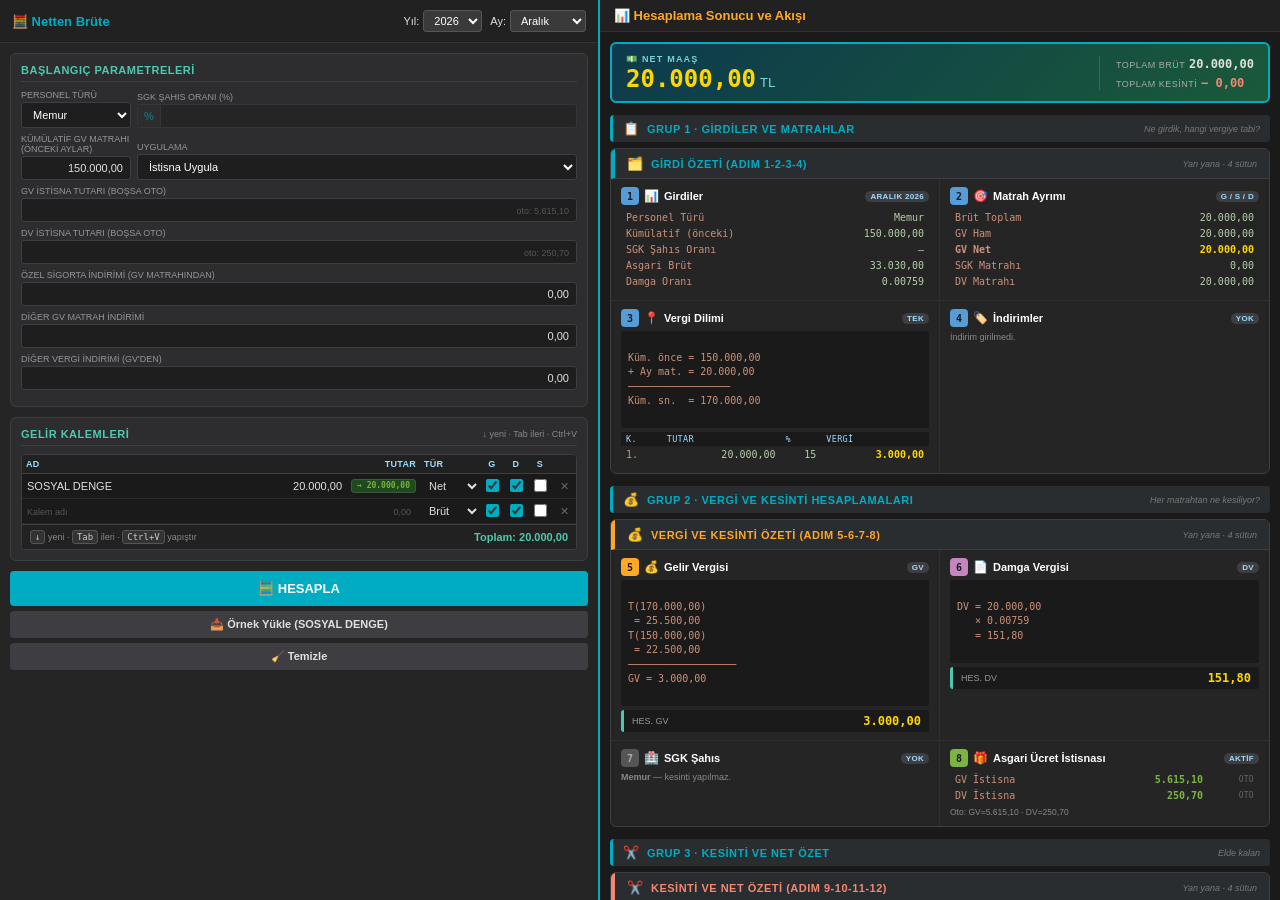
<file: NET-BRÜT.html>
<!DOCTYPE html>
<html lang="tr">
<head>
<meta charset="UTF-8">
<title>Netten Brüte — Adım Adım Hesaplayıcı</title>
<style>
  * { box-sizing: border-box; margin: 0; padding: 0; }
  html, body { height: 100%; }
  body {
    font-family: "Segoe UI", Tahoma, Arial, sans-serif;
    font-size: 13px; background: #1e1e1e; color: #e0e0e0;
    overflow: hidden;
  }
  .container { display: flex; height: 100vh; }

  .left {
    width: 45%; min-width: 600px; max-width: 720px;
    background: #252526; border-right: 2px solid #00acc1;
    display: flex; flex-direction: column; overflow: hidden;
  }
  .right { flex: 1; background: #1a1a1a; display: flex; flex-direction: column; overflow: hidden; }

  .header {
    padding: 10px 12px; background: #212121;
    border-bottom: 1px solid #333;
    display: flex; justify-content: space-between; align-items: center;
    flex-wrap: wrap; gap: 6px;
  }
  .header h1 { font-size: 13px; color: #00acc1; font-weight: bold; }
  .header .controls { display: flex; gap: 8px; align-items: center; font-size: 11px; }
  .header .controls label { display: flex; gap: 4px; align-items: center; }
  .header select {
    background: #3a3a3a; border: 1px solid #555; color: #fff;
    padding: 3px 6px; border-radius: 3px; font-size: 11px;
  }

  .left-body { flex: 1; overflow-y: auto; padding: 10px; }

  .section {
    background: #2d2d30; border-radius: 6px;
    padding: 10px; margin-bottom: 10px;
    border: 1px solid #3e3e42;
  }
  .section h2 {
    font-size: 11px; color: #4ec9b0; font-weight: bold;
    text-transform: uppercase; letter-spacing: 0.5px;
    margin-bottom: 8px; padding-bottom: 5px;
    border-bottom: 1px solid #3e3e42;
    display: flex; justify-content: space-between; align-items: center;
  }
  .section h2 .hint {
    font-size: 9px; color: #888; font-weight: normal;
    text-transform: none; letter-spacing: 0;
  }

  .row { display: grid; gap: 6px; margin-bottom: 6px; align-items: end; }
  .row.params1 { grid-template-columns: 110px 1fr; }
  .row.params2 { grid-template-columns: 110px 1fr; }
  .row.params3 { grid-template-columns: 1fr; }

  label.field {
    display: flex; flex-direction: column; gap: 2px;
    font-size: 9px; color: #969696; text-transform: uppercase;
  }
  input[type="text"], input[type="number"] {
    background: #1e1e1e; border: 1px solid #3e3e42; color: #e0e0e0;
    padding: 5px 7px; border-radius: 3px; font-size: 11px;
    font-family: inherit; width: 100%;
  }
  input:focus { outline: none; border-color: #00acc1; background: #1a2830; }
  input.num { text-align: right; font-variant-numeric: tabular-nums; }
  input:disabled { color: #666; background: #181818; cursor: not-allowed; }
  input::placeholder { color: #555; font-size: 9px; }

  select.plain {
    background: #1e1e1e; border: 1px solid #3e3e42; color: #fff;
    padding: 5px 7px; border-radius: 3px; font-size: 11px;
    font-family: inherit; width: 100%; cursor: pointer;
  }
  select.plain:focus { outline: none; border-color: #00acc1; }
  select.plain option { background: #1e1e1e; color: #fff; }

  .pct-input {
    display: flex; align-items: stretch;
    background: #1e1e1e; border: 1px solid #3e3e42;
    border-radius: 3px; overflow: hidden;
    transition: border-color 0.15s;
  }
  .pct-input:focus-within { border-color: #00acc1; background: #1a2830; }
  .pct-input .prefix {
    display: flex; align-items: center; justify-content: center;
    padding: 0 6px; background: #2d2d30; color: #00acc1;
    font-weight: bold; font-size: 11px;
    border-right: 1px solid #3e3e42;
    user-select: none;
  }
  .pct-input input {
    border: none !important; background: transparent !important;
    border-radius: 0 !important; padding: 5px 7px;
    font-size: 11px; text-align: right;
    font-variant-numeric: tabular-nums;
    outline: none !important;
  }

  .grid-wrap {
    background: #1a1a1a; border: 1px solid #3e3e42;
    border-radius: 4px; overflow: hidden;
  }
  table.kalem-grid { width: 100%; border-collapse: collapse; font-size: 11px; table-layout: fixed; }
  table.kalem-grid thead th {
    background: #212121; color: #9cdcfe;
    padding: 4px 4px; font-weight: 600;
    font-size: 9px; text-transform: uppercase; letter-spacing: 0.3px;
    text-align: left; border-bottom: 1px solid #3e3e42;
    position: sticky; top: 0; z-index: 2;
    white-space: nowrap;
  }
  /* ⭐ Ad sütunu — min genişlik garanti */
  table.kalem-grid thead th:first-child {
    width: auto;
    min-width: 130px;
  }
  table.kalem-grid thead th.center { text-align: center; width: 24px; }
  /* ⭐ TUTAR SÜTUNU GENİŞLETİLDİ: 100 → 155 */
  table.kalem-grid thead th.num-h { text-align: right; width: 155px; }
  table.kalem-grid thead th.tur-h { width: 60px; }
  table.kalem-grid thead th.del-h { width: 24px; }

  table.kalem-grid tbody tr { border-bottom: 1px solid #2a2a2a; }
  table.kalem-grid tbody tr:hover { background: #262626; }
  table.kalem-grid tbody tr.focused { background: #1a2830; box-shadow: inset 3px 0 0 #00acc1; }
  table.kalem-grid tbody td { padding: 0; vertical-align: middle; }
  table.kalem-grid tbody td.tutar-cell { padding: 0; }
  .tutar-wrap { display: flex; align-items: center; gap: 4px; padding-right: 4px; }
  .tutar-wrap input.cell { flex: 1; min-width: 0; }
  .brut-badge {
    display: none; background: #1e4a1e; color: #7cb342;
    border: 1px solid #3e5a3e;
    font-size: 8px; padding: 2px 5px; border-radius: 3px;
    font-family: Consolas, monospace; white-space: nowrap;
    font-weight: bold; line-height: 1;
    cursor: help; flex-shrink: 0;
  }
  .brut-badge.visible { display: inline-block; }

  table.kalem-grid tbody td input.cell,
  table.kalem-grid tbody td select.cell {
    width: 100%; background: transparent; border: none;
    color: #e0e0e0; font-family: inherit; font-size: 11px;
    padding: 5px 5px; outline: none;
  }
  table.kalem-grid tbody td input.cell:focus,
  table.kalem-grid tbody td select.cell:focus { background: #0d3a4d; }
  table.kalem-grid tbody td input.num { text-align: right; font-variant-numeric: tabular-nums; }
  table.kalem-grid tbody td select.cell { cursor: pointer; background: transparent; }
  table.kalem-grid tbody td select.cell option { background: #1e1e1e; color: #fff; }
  table.kalem-grid tbody td.chk { text-align: center; width: 24px; }
  table.kalem-grid tbody td.chk input[type="checkbox"] {
    width: 13px; height: 13px; cursor: pointer; accent-color: #00acc1;
  }
  table.kalem-grid tbody td.del { text-align: center; width: 24px; }
  .del-btn {
    background: transparent; border: none;
    color: #666; font-size: 11px; cursor: pointer;
    padding: 3px 4px; border-radius: 3px;
    font-family: inherit; line-height: 1;
  }
  .del-btn:hover { background: #5a1d1d; color: #f48771; }

  .grid-footer {
    padding: 5px 8px; background: #212121;
    border-top: 1px solid #3e3e42;
    display: flex; justify-content: space-between; align-items: center;
    font-size: 9px; color: #888;
    flex-wrap: wrap; gap: 4px;
  }
  .grid-footer .kbd {
    display: inline-block; padding: 1px 4px;
    background: #333; border: 1px solid #555; border-radius: 3px;
    font-family: Consolas, monospace; font-size: 9px;
    color: #ccc;
  }
  .grid-footer .total { font-weight: bold; color: #4ec9b0; font-size: 11px; }

  .btn {
    padding: 8px 12px; border: none; border-radius: 4px;
    font-weight: bold; cursor: pointer; font-size: 12px;
    font-family: inherit; transition: 0.15s;
  }
  .btn.primary { background: #00acc1; color: #fff; width: 100%; font-size: 13px; padding: 10px; }
  .btn.primary:hover { background: #008ba3; }
  .btn.secondary { background: #3e3e42; color: #e0e0e0; width: 100%; margin-top: 5px; font-size: 11px; padding: 7px; }
  .btn.secondary:hover { background: #4a4a4e; }

  .right-header {
    padding: 8px 14px; background: #212121;
    border-bottom: 1px solid #333;
    display: flex; justify-content: space-between; align-items: center;
  }
  .right-header h1 { font-size: 13px; color: #ffa726; font-weight: bold; }
  .right-body { flex: 1; overflow-y: auto; padding: 10px; }

  .result-hero {
    background: linear-gradient(135deg, #0d3a4d 0%, #1a5a3a 100%);
    border: 2px solid #00acc1;
    border-radius: 6px; padding: 10px 14px;
    margin-bottom: 10px;
    display: flex; justify-content: space-between;
    align-items: center; gap: 16px;
  }
  .hero-label {
    font-size: 9px; color: #7dd3d3;
    text-transform: uppercase; letter-spacing: 1.2px;
    font-weight: bold; margin-bottom: 3px;
  }
  .hero-value {
    font-size: 24px; font-weight: bold;
    color: #ffd700; font-family: Consolas, monospace;
    line-height: 1;
  }
  .hero-unit { font-size: 13px; color: #7dd3d3; margin-left: 4px; font-weight: normal; }
  .hero-side {
    display: flex; flex-direction: column; gap: 4px;
    padding-left: 16px; border-left: 1px solid rgba(255,255,255,0.15);
  }
  .hs-label { font-size: 9px; color: #aaa; text-transform: uppercase; letter-spacing: 0.5px; }
  .hs-value { font-size: 12px; font-weight: bold; color: #e0e0e0; font-family: Consolas, monospace; }
  .hs-value.red { color: #f48771; }

  .group-title {
    display: flex; align-items: center; gap: 8px;
    padding: 6px 10px; margin: 12px 0 6px;
    background: #2a2d30; border-radius: 4px;
    border-left: 3px solid #00acc1;
  }
  .group-title:first-of-type { margin-top: 0; }
  .gt-icon { font-size: 13px; }
  .gt-text { font-size: 11px; font-weight: bold; color: #00acc1; text-transform: uppercase; letter-spacing: 0.5px; }
  .gt-desc { font-size: 9px; color: #777; margin-left: auto; font-style: italic; }

  .combined-block {
    background: #252526;
    border: 1px solid #3e3e42;
    border-radius: 6px;
    padding: 0;
    margin-bottom: 6px;
    overflow: hidden;
  }
  .combined-block-header {
    display: flex; align-items: center; gap: 8px;
    padding: 7px 12px;
    background: #2a2d30;
    border-bottom: 1px solid #3e3e42;
    border-left: 4px solid #00acc1;
  }
  .combined-block-header .cb-icon { font-size: 13px; }
  .combined-block-header .cb-text {
    font-size: 11px; font-weight: bold;
    color: #00acc1; text-transform: uppercase; letter-spacing: 0.5px;
  }
  .combined-block-header .cb-desc {
    font-size: 9px; color: #777;
    margin-left: auto; font-style: italic;
  }
  .combined-inner {
    display: grid;
    grid-template-columns: 1fr 1fr 1fr 1fr;
  }
  .combined-inner .inner-step {
    padding: 8px 10px;
    border-right: 1px solid #2f2f32;
    min-width: 0;
    overflow: hidden;
  }
  .combined-inner .inner-step:last-child { border-right: none; }

  @media (max-width: 1400px) {
    .combined-inner { grid-template-columns: 1fr 1fr; }
    .combined-inner .inner-step:nth-child(2n) { border-right: none; }
    .combined-inner .inner-step:nth-child(1),
    .combined-inner .inner-step:nth-child(2) {
      border-bottom: 1px solid #2f2f32;
    }
  }

  .combined-block.grup2 .combined-block-header { border-left-color: #ffa726; }
  .combined-block.grup2 .combined-block-header .cb-text { color: #ffa726; }

  .combined-block.grup3 .combined-block-header { border-left-color: #f48771; }
  .combined-block.grup3 .combined-block-header .cb-text { color: #f48771; }

  .steps-grid {
    display: grid;
    grid-template-columns: 1fr 1fr;
    gap: 6px;
    margin-bottom: 6px;
  }
  .steps-grid .step-card { margin-bottom: 0; }
  .steps-grid.full { grid-template-columns: 1fr; }

  .step-card {
    background: #252526; border-radius: 5px;
    padding: 7px 9px; margin-bottom: 6px;
    border-left: 3px solid #4ec9b0;
  }
  .step-card.blue { border-left-color: #569cd6; }
  .step-card.orange { border-left-color: #ffa726; }
  .step-card.purple { border-left-color: #c586c0; }
  .step-card.cyan { border-left-color: #4ec9b0; }
  .step-card.green { border-left-color: #7cb342; }
  .step-card.red { border-left-color: #f48771; }
  .step-card.gold { border-left-color: #ffd700; background: #2a2417; }
  .step-card.pink { border-left-color: #ff79c6; }
  .step-card.muted-card { opacity: 0.55; }
  .step-card.indirim { border-left-color: #d4a017; background: #2a2517; }

  .step-head { display: flex; align-items: center; gap: 5px; margin-bottom: 4px; flex-wrap: wrap; }

  .step-num {
    display: inline-flex; align-items: center; justify-content: center;
    min-width: 18px; height: 18px;
    padding: 0 4px;
    background: #00acc1; color: #1a1a1a;
    font-size: 10px; font-weight: bold;
    border-radius: 4px;
    font-family: Consolas, monospace;
    flex-shrink: 0;
  }
  .step-card.blue .step-num { background: #569cd6; }
  .step-card.orange .step-num { background: #ffa726; }
  .step-card.purple .step-num { background: #c586c0; }
  .step-card.cyan .step-num { background: #4ec9b0; }
  .step-card.green .step-num { background: #7cb342; }
  .step-card.red .step-num { background: #f48771; }
  .step-card.gold .step-num { background: #ffd700; }
  .step-card.pink .step-num { background: #ff79c6; }
  .step-card.indirim .step-num { background: #d4a017; }
  .step-card.muted-card .step-num { background: #555; color: #aaa; }

  .inner-step .step-num { background: #569cd6; color: #1a1a1a; }
  .inner-step.indirim-inner .step-num { background: #d4a017; }
  .inner-step.gv-inner .step-num { background: #ffa726; }
  .inner-step.dv-inner .step-num { background: #c586c0; }
  .inner-step.sgk-inner .step-num { background: #4ec9b0; }
  .inner-step.istisna-inner .step-num { background: #7cb342; }
  .inner-step.muted-inner .step-num { background: #555; color: #aaa; }
  .inner-step.tax-inner .step-num { background: #ffa726; }
  .inner-step.red-inner .step-num { background: #f48771; }
  .inner-step.gold-inner .step-num { background: #ffd700; }
  .inner-step.pink-inner .step-num { background: #ff79c6; }

  .step-icon { font-size: 12px; }
  .step-name { font-size: 11px; font-weight: bold; color: #fff; }
  .step-badge {
    font-size: 8px;
    padding: 1px 5px; background: #3e3e42;
    color: #9cdcfe; border-radius: 8px;
    font-weight: bold; text-transform: uppercase; letter-spacing: 0.3px;
    margin-left: auto;
  }
  .step-desc { font-size: 9px; color: #888; margin-bottom: 4px; line-height: 1.35; }
  .step-desc.small { font-size: 8.5px; margin-bottom: 0; margin-top: 4px; }

  .step-formula {
    background: #1a1a1a; border-radius: 3px;
    padding: 5px 7px; font-family: Consolas, monospace;
    font-size: 10px; color: #ce9178;
    white-space: pre-wrap; word-break: break-word;
    line-height: 1.45; margin: 4px 0;
  }

  .step-result {
    background: #1a1a1a; border-radius: 3px;
    padding: 4px 8px;
    display: flex; justify-content: space-between;
    align-items: center; margin: 4px 0 0;
    border-left: 3px solid #4ec9b0;
  }
  .sr-label { font-size: 9px; color: #969696; text-transform: uppercase; }
  .sr-value { font-size: 12px; font-weight: bold; color: #ffd700; font-family: Consolas, monospace; }
  .step-result.big { padding: 8px 10px; background: #1a2417; border-left: 4px solid #ffd700; }
  .step-result.big .sr-value { font-size: 18px; }

  .step-result-mini {
    font-size: 10px; color: #e0e0e0;
    padding: 4px 7px; background: #1a1a1a;
    border-radius: 3px; margin-top: 4px;
  }
  .orange { color: #ffa726; }
  .green { color: #7cb342; }
  .gold-text { color: #ffd700; }

  .step-table {
    width: 100%; border-collapse: collapse;
    font-size: 10px; margin: 3px 0;
    font-family: Consolas, monospace;
  }
  .step-table th {
    text-align: left; color: #9cdcfe;
    padding: 2px 5px; font-weight: normal;
    background: #1a1a1a; font-size: 8.5px;
    text-transform: uppercase; letter-spacing: 0.3px;
  }
  .step-table td { padding: 2px 5px; border-top: 1px solid #232323; color: #ce9178; }
  .step-table td.num { text-align: right; color: #b5cea8; }
  .step-table td.src { text-align: right; font-size: 8px; color: #666; letter-spacing: 0.3px; }
  .step-table td.green { color: #7cb342; font-weight: bold; }
  .step-table td.gold-text { color: #ffd700; font-weight: bold; }
  .step-table td.minus { color: #f48771; font-weight: bold; }

  .empty-state { text-align: center; color: #555; padding: 60px 20px; font-size: 14px; }

  ::-webkit-scrollbar { width: 10px; height: 10px; }
  ::-webkit-scrollbar-track { background: #1e1e1e; }
  ::-webkit-scrollbar-thumb { background: #3e3e42; border-radius: 5px; }
  ::-webkit-scrollbar-thumb:hover { background: #555; }

  .toast {
    position: fixed; bottom: 20px; left: 50%; transform: translateX(-50%);
    background: #0e639c; color: #fff; padding: 10px 18px;
    border-radius: 5px; font-size: 12px; font-weight: bold;
    opacity: 0; pointer-events: none; transition: opacity 0.2s;
    z-index: 1000;
  }
  .toast.show { opacity: 1; }
</style>
</head>
<body>

<div class="container">

  <div class="left">
    <div class="header">
      <h1>🧮 Netten Brüte</h1>
      <div class="controls">
        <label>Yıl:
          <select id="yil">
            <option value="2026" selected>2026</option>
            <option value="2025">2025</option>
            <option value="2024">2024</option>
          </select>
        </label>
        <label>Ay:
          <select id="ay">
            <option value="1">Ocak</option>
            <option value="2">Şubat</option>
            <option value="3">Mart</option>
            <option value="4">Nisan</option>
            <option value="5">Mayıs</option>
            <option value="6">Haziran</option>
            <option value="7">Temmuz</option>
            <option value="8">Ağustos</option>
            <option value="9">Eylül</option>
            <option value="10">Ekim</option>
            <option value="11">Kasım</option>
            <option value="12">Aralık</option>
          </select>
        </label>
      </div>
    </div>

    <div class="left-body">

      <div class="section">
        <h2>Başlangıç Parametreleri</h2>
        <div class="row params1">
          <label class="field">Personel Türü
            <select id="personelTuru" class="plain">
              <option value="memur" selected>Memur</option>
              <option value="isci">İşçi</option>
              <option value="sozlesmeli">Sözleşmeli</option>
            </select>
          </label>
          <label class="field">SGK Şahıs Oranı (%)
            <div class="pct-input">
              <span class="prefix">%</span>
              <input type="text" id="sgkOran" value="15" inputmode="decimal" spellcheck="false">
            </div>
          </label>
        </div>

        <div class="row params2">
          <label class="field">Kümülatif GV Matrahı (önceki aylar)
            <input type="text" id="kumulatif" class="num" value="150.000,00">
          </label>
          <label class="field">Uygulama
            <select id="istisnaUygula" class="plain" onchange="istisnaAktifDegisti()">
              <option value="1" selected>İstisna Uygula</option>
              <option value="0">İstisna Uygulama</option>
            </select>
          </label>
        </div>

        <div class="row params3">
          <label class="field">GV İstisna Tutarı (boşsa oto)
            <input type="text" id="gvIstisna" class="num" placeholder="oto: 4.211,33">
          </label>
        </div>

        <div class="row params3">
          <label class="field">DV İstisna Tutarı (boşsa oto)
            <input type="text" id="dvIstisna" class="num" placeholder="oto: 250,70">
          </label>
        </div>

        <div class="row params3">
          <label class="field">Özel Sigorta İndirimi (GV Matrahından)
            <input type="text" id="ozelSigorta" class="num" placeholder="0,00" value="0,00">
          </label>
        </div>

        <div class="row params3">
          <label class="field">Diğer GV Matrah İndirimi
            <input type="text" id="digerGVIndirim" class="num" placeholder="0,00" value="0,00">
          </label>
        </div>

        <div class="row params3">
          <label class="field">Diğer Vergi İndirimi (GV'den)
            <input type="text" id="digerVergiIndirim" class="num" placeholder="0,00" value="0,00">
          </label>
        </div>
      </div>

      <div class="section">
        <h2>
          <span>Gelir Kalemleri</span>
          <span class="hint">↓ yeni · Tab ileri · Ctrl+V</span>
        </h2>

        <div class="grid-wrap">
          <table class="kalem-grid" id="kalemGrid">
            <thead>
              <tr>
                <th>Ad</th>
                <th class="num-h">Tutar</th>
                <th class="tur-h">Tür</th>
                <th class="center" title="Gelir Vergisi matrahına dahil">G</th>
                <th class="center" title="Damga Vergisi matrahına dahil">D</th>
                <th class="center" title="SGK matrahına dahil">S</th>
                <th class="del-h"></th>
              </tr>
            </thead>
            <tbody id="kalemBody"></tbody>
          </table>
          <div class="grid-footer">
            <span>
              <span class="kbd">↓</span> yeni · <span class="kbd">Tab</span> ileri ·
              <span class="kbd">Ctrl+V</span> yapıştır
            </span>
            <span class="total">Toplam: <b id="gridTotal">0,00</b></span>
          </div>
        </div>
      </div>

      <button class="btn primary" onclick="hesapla()">🧮 HESAPLA</button>
      <button class="btn secondary" onclick="ornekYukle()">📥 Örnek Yükle (SOSYAL DENGE)</button>
      <button class="btn secondary" onclick="temizle()">🧹 Temizle</button>

    </div>
  </div>

  <div class="right">
    <div class="right-header">
      <h1>📊 Hesaplama Sonucu ve Akışı</h1>
    </div>
    <div class="right-body" id="akis">
      <div class="empty-state">
        ⬅️ Soldaki panelden kalemleri girip<br>
        <b>HESAPLA</b> butonuna basın.
      </div>
    </div>
  </div>

</div>

<div class="toast" id="toast"></div>

<script>
// ================================================================
// İSTİSNA TABLOSU
// ================================================================
const ISTISNA_TABLOSU = {
  "2026": {
    1:  { gv: 4211.33, dv: 250.70 }, 2:  { gv: 4211.33, dv: 250.70 },
    3:  { gv: 4211.33, dv: 250.70 }, 4:  { gv: 4211.33, dv: 250.70 },
    5:  { gv: 4211.33, dv: 250.70 }, 6:  { gv: 4211.33, dv: 250.70 },
    7:  { gv: 4537.75, dv: 250.70 },
    8:  { gv: 5615.10, dv: 250.70 }, 9:  { gv: 5615.10, dv: 250.70 },
    10: { gv: 5615.10, dv: 250.70 }, 11: { gv: 5615.10, dv: 250.70 },
    12: { gv: 5615.10, dv: 250.70 }
  },
  "2025": {
    1:  { gv: 3316.19, dv: 197.38 }, 2:  { gv: 3316.19, dv: 197.38 },
    3:  { gv: 3316.19, dv: 197.38 }, 4:  { gv: 3316.19, dv: 197.38 },
    5:  { gv: 3316.19, dv: 197.38 }, 6:  { gv: 3316.19, dv: 197.38 },
    7:  { gv: 3316.19, dv: 197.38 }, 8:  { gv: 3316.19, dv: 197.38 },
    9:  { gv: 3316.19, dv: 197.38 }, 10: { gv: 3316.19, dv: 197.38 },
    11: { gv: 3316.19, dv: 197.38 }, 12: { gv: 3316.19, dv: 197.38 }
  },
  "2024": {
    1:  { gv: 2550.32, dv: 151.82 }, 2:  { gv: 2550.32, dv: 151.82 },
    3:  { gv: 2550.32, dv: 151.82 }, 4:  { gv: 2550.32, dv: 151.82 },
    5:  { gv: 2550.32, dv: 151.82 }, 6:  { gv: 2550.32, dv: 151.82 },
    7:  { gv: 2550.32, dv: 151.82 }, 8:  { gv: 2550.32, dv: 151.82 },
    9:  { gv: 2550.32, dv: 151.82 }, 10: { gv: 2550.32, dv: 151.82 },
    11: { gv: 2550.32, dv: 151.82 }, 12: { gv: 2550.32, dv: 151.82 }
  }
};

const YILLAR = {
  "2026": {
    asgariBrut: 33030.00, damgaOrani: 0.00759,
    gvDilimleri: [
      { limit: 190000, oran: 0.15 }, { limit: 400000, oran: 0.20 },
      { limit: 1000000, oran: 0.27 }, { limit: 3500000, oran: 0.35 },
      { limit: Infinity, oran: 0.40 }
    ]
  },
  "2025": {
    asgariBrut: 26005.50, damgaOrani: 0.00759,
    gvDilimleri: [
      { limit: 158000, oran: 0.15 }, { limit: 330000, oran: 0.20 },
      { limit: 800000, oran: 0.27 }, { limit: 4300000, oran: 0.35 },
      { limit: Infinity, oran: 0.40 }
    ]
  },
  "2024": {
    asgariBrut: 20002.50, damgaOrani: 0.00759,
    gvDilimleri: [
      { limit: 110000, oran: 0.15 }, { limit: 230000, oran: 0.20 },
      { limit: 870000, oran: 0.27 }, { limit: 3000000, oran: 0.35 },
      { limit: Infinity, oran: 0.40 }
    ]
  }
};

const getYil = () => document.getElementById("yil").value;
const getAy = () => parseInt(document.getElementById("ay").value);
const params = () => YILLAR[getYil()];

const fmt = (n) => new Intl.NumberFormat("tr-TR", {
  minimumFractionDigits: 2, maximumFractionDigits: 2
}).format(n || 0);

function parseTr(s) {
  if (typeof s === "number") return s;
  if (s == null || s === "") return 0;
  return parseFloat(String(s).replace(/\./g, "").replace(",", ".")) || 0;
}
const esc = (s) => String(s).replace(/[&<>"']/g,
  c => ({'&':'&amp;','<':'&lt;','>':'&gt;','"':'&quot;',"'":'&#39;'}[c]));

function T(matrah, dilimler) {
  if (matrah <= 0) return 0;
  let vergi = 0, oncekiLimit = 0;
  for (const d of dilimler) {
    if (matrah <= oncekiLimit) break;
    const kisim = Math.min(matrah, d.limit) - oncekiLimit;
    if (kisim > 0) vergi += kisim * d.oran;
    oncekiLimit = d.limit;
  }
  return vergi;
}
function aktifDilim(kumSonrasi, dilimler) {
  for (let i = 0; i < dilimler.length; i++) {
    if (kumSonrasi <= dilimler[i].limit)
      return { index: i + 1, oran: dilimler[i].oran };
  }
  return { index: dilimler.length, oran: dilimler[dilimler.length-1].oran };
}

function dilimKirilimi(kumulatifOnce, aylikMatrah, dilimler) {
  const kirilim = [];
  let konum = kumulatifOnce;
  let kalan = aylikMatrah;
  let oncekiLimit = 0;
  let dilimIndex = 0;

  for (const d of dilimler) {
    if (kalan <= 0) break;
    dilimIndex++;
    const dilimBaslangic = oncekiLimit;
    const dilimBitis = d.limit;
    const dilimeGiris = Math.max(konum, dilimBaslangic);
    const dilimeCikis = Math.min(konum + kalan, dilimBitis);
    const kisim = Math.max(0, dilimeCikis - dilimeGiris);

    if (kisim > 0) {
      kirilim.push({
        index: dilimIndex,
        oran: d.oran,
        tutar: kisim,
        vergi: kisim * d.oran
      });
      kalan -= kisim;
      konum += kisim;
    }
    oncekiLimit = d.limit;
  }
  return kirilim;
}

// ================================================================
// PERSONEL TÜRÜ
// ================================================================
function getPersonelTuru() { return document.getElementById("personelTuru").value; }
function isMemur() { return getPersonelTuru() === "memur"; }
function defaultSgkDurumu() { return !isMemur(); }

function personelTuruDegisti() {
  const memur = isMemur();
  const sgkInput = document.getElementById("sgkOran");
  if (memur) {
    sgkInput.value = ""; sgkInput.disabled = true;
    sgkInput.parentElement.style.opacity = "0.5";
  } else {
    sgkInput.disabled = false;
    sgkInput.parentElement.style.opacity = "1";
    if (!sgkInput.value.trim()) sgkInput.value = "15";
  }
  document.querySelectorAll("#kalemBody tr").forEach(tr => {
    const cb = tr.querySelector(".sgk");
    if (cb) cb.checked = !memur;
  });
  updateIstisnaPlaceholders();
  scheduleCalc();
}

function getSgkOran() {
  if (isMemur()) return 0;
  const raw = document.getElementById("sgkOran").value.trim();
  if (!raw) return 0;
  const temiz = raw.replace("%", "").replace(/\s/g, "");
  const sayi = parseFloat(temiz.replace(",", "."));
  if (isNaN(sayi) || sayi < 0) return 0;
  if (sayi < 1) return sayi;
  return sayi / 100;
}

function getOzelSigorta() { return parseTr(document.getElementById("ozelSigorta").value); }
function getDigerGVIndirim() { return parseTr(document.getElementById("digerGVIndirim").value); }
function getDigerVergiIndirim() { return parseTr(document.getElementById("digerVergiIndirim").value); }
function getToplamMatrahIndirim() { return getOzelSigorta() + getDigerGVIndirim(); }

function getAylikIstisna() {
  const yil = getYil(), ay = getAy();
  const tablo = ISTISNA_TABLOSU[yil];
  if (tablo && tablo[ay]) return tablo[ay];
  const p = params(); const sgk = getSgkOran();
  return {
    gv: p.asgariBrut * (1 - sgk) * p.gvDilimleri[0].oran,
    dv: p.asgariBrut * p.damgaOrani
  };
}
function getIstisnaGV() {
  const raw = document.getElementById("gvIstisna").value.trim();
  if (raw) return parseTr(raw);
  return getAylikIstisna().gv;
}
function getIstisnaDV() {
  const raw = document.getElementById("dvIstisna").value.trim();
  if (raw) return parseTr(raw);
  return getAylikIstisna().dv;
}
function isManuelGV() { return document.getElementById("gvIstisna").value.trim() !== ""; }
function isManuelDV() { return document.getElementById("dvIstisna").value.trim() !== ""; }

function updateIstisnaPlaceholders() {
  const ist = getAylikIstisna();
  document.getElementById("gvIstisna").placeholder = "oto: " + fmt(ist.gv);
  document.getElementById("dvIstisna").placeholder = "oto: " + fmt(ist.dv);
}
function isIstisnaAktif() { return document.getElementById("istisnaUygula").value === "1"; }
function istisnaAktifDegisti() {
  const aktif = isIstisnaAktif();
  const gv = document.getElementById("gvIstisna");
  const dv = document.getElementById("dvIstisna");
  gv.disabled = !aktif; dv.disabled = !aktif;
  gv.parentElement.style.opacity = aktif ? "1" : "0.5";
  dv.parentElement.style.opacity = aktif ? "1" : "0.5";
  scheduleCalc();
}

// ================================================================
// BATCH EDIT GRID
// ================================================================
const FOCUSABLE = ["ad", "tutar", "tur", "gv", "dv", "sgk"];

function rowHtml(k = {}) {
  const ad = esc(k.ad || "");
  const tutar = k.tutar ? fmt(k.tutar) : "";
  const tur = k.tur || "brut";
  const gv = k.gv !== false, dv = k.dv !== false;
  const sgk = (k.sgk !== undefined) ? k.sgk : defaultSgkDurumu();
  return `
    <td><input class="cell ad" type="text" value="${ad}" placeholder="Kalem adı" spellcheck="false"></td>
    <td class="tutar-cell">
      <div class="tutar-wrap">
        <input class="cell num tutar" type="text" value="${tutar}" placeholder="0,00">
        <span class="brut-badge" title="Bu net tutara karşılık gelen brüt ücret"></span>
      </div>
    </td>
    <td>
      <select class="cell tur">
        <option value="brut"${tur==="brut"?" selected":""}>Brüt</option>
        <option value="net"${tur==="net"?" selected":""}>Net</option>
      </select>
    </td>
    <td class="chk"><input type="checkbox" class="gv"${gv?" checked":""}></td>
    <td class="chk"><input type="checkbox" class="dv"${dv?" checked":""}></td>
    <td class="chk"><input type="checkbox" class="sgk"${sgk?" checked":""}></td>
    <td class="del"><button class="del-btn" tabindex="-1" title="Satırı sil">✕</button></td>
  `;
}

function addRow(k = {}) {
  const tbody = document.getElementById("kalemBody");
  const tr = document.createElement("tr");
  tr.innerHTML = rowHtml(k);
  tbody.appendChild(tr);
  return tr;
}
function isRowEmpty(tr) {
  if (!tr) return true;
  const ad = tr.querySelector(".ad").value.trim();
  const tutar = parseTr(tr.querySelector(".tutar").value);
  return !ad && tutar === 0;
}
function ensureSentinel() {
  const tbody = document.getElementById("kalemBody");
  let rows = [...tbody.querySelectorAll("tr")];
  while (rows.length > 0 && isRowEmpty(rows[rows.length - 1])) {
    rows[rows.length - 1].remove(); rows.pop();
  }
  addRow(); updateGridTotal();
}
function updateGridTotal() {
  const rows = [...document.querySelectorAll("#kalemBody tr")];
  let t = 0;
  for (const tr of rows) t += parseTr(tr.querySelector(".tutar").value);
  document.getElementById("gridTotal").textContent = fmt(t);
}
function kalemleriAl() {
  const kalemler = [];
  document.querySelectorAll("#kalemBody tr").forEach(tr => {
    const ad = tr.querySelector(".ad").value.trim();
    const tutar = parseTr(tr.querySelector(".tutar").value);
    const tur = tr.querySelector(".tur").value;
    if (!ad && tutar === 0) return;
    kalemler.push({
      ad: ad || "(isimsiz)", tutar, tur,
      gv: tr.querySelector(".gv").checked,
      dv: tr.querySelector(".dv").checked,
      sgk: tr.querySelector(".sgk").checked
    });
  });
  return kalemler;
}
function focusCell(tr, colIdx) {
  if (!tr) return;
  const col = FOCUSABLE[colIdx];
  const el = tr.querySelector("." + col);
  if (el) { el.focus(); if (el.select) el.select(); }
}
function highlightRow(tr) {
  document.querySelectorAll("#kalemBody tr.focused").forEach(r => r.classList.remove("focused"));
  if (tr) tr.classList.add("focused");
}

function brutBadgeleriniTemizle() {
  document.querySelectorAll("#kalemBody .brut-badge").forEach(b => {
    b.classList.remove("visible"); b.textContent = "";
  });
}
function brutBadgeleriniGuncelle(netSonuclar) {
  brutBadgeleriniTemizle();
  const netRows = [...document.querySelectorAll("#kalemBody tr")]
    .filter(tr => tr.querySelector(".tur")?.value === "net");
  netRows.forEach((tr, i) => {
    const nk = netSonuclar[i]; if (!nk) return;
    const badge = tr.querySelector(".brut-badge");
    if (badge) {
      badge.textContent = "→ " + fmt(nk.brut);
      badge.classList.add("visible");
    }
  });
}

function bindGrid() {
  const tbody = document.getElementById("kalemBody");
  tbody.addEventListener("focusin", (e) => {
    const tr = e.target.closest("tr");
    if (tr) highlightRow(tr);
  });
  tbody.addEventListener("input", (e) => {
    const tr = e.target.closest("tr"); if (!tr) return;
    const rows = [...tbody.querySelectorAll("tr")];
    if (rows[rows.length - 1] === tr && !isRowEmpty(tr)) addRow();
    updateGridTotal(); scheduleCalc();
  });
  tbody.addEventListener("change", () => { updateGridTotal(); scheduleCalc(); });
  tbody.addEventListener("click", (e) => {
    if (!e.target.classList.contains("del-btn")) return;
    const tr = e.target.closest("tr"); if (!tr) return;
    tr.remove(); ensureSentinel(); scheduleCalc();
    const rows = [...tbody.querySelectorAll("tr")];
    if (rows.length > 0) rows[rows.length - 1].querySelector(".ad").focus();
  });
  tbody.addEventListener("keydown", (e) => {
    const tr = e.target.closest("tr"); if (!tr) return;
    const rows = [...tbody.querySelectorAll("tr")];
    const rowIdx = rows.indexOf(tr);
    const colIdx = FOCUSABLE.findIndex(c => tr.querySelector("." + c) === e.target);
    if (colIdx === -1) return;
    const isSelect = e.target.tagName === "SELECT";
    if (e.key === "ArrowDown" || (e.key === "Enter" && !isSelect)) {
      e.preventDefault();
      if (rowIdx === rows.length - 1) {
        const newTr = addRow(); highlightRow(newTr); focusCell(newTr, colIdx);
      } else focusCell(rows[rowIdx + 1], colIdx);
      return;
    }
    if (e.key === "ArrowUp") {
      e.preventDefault();
      if (rowIdx > 0) focusCell(rows[rowIdx - 1], colIdx);
      return;
    }
    if (e.key === "Tab" && !e.shiftKey) {
      if (rowIdx === rows.length - 1 && colIdx === FOCUSABLE.length - 1) {
        e.preventDefault();
        const newTr = addRow(); highlightRow(newTr); focusCell(newTr, 0);
      }
      return;
    }
    if (isSelect && (e.key === "ArrowLeft" || e.key === "ArrowRight")) return;
    if (e.key === "Escape") e.target.blur();
  });
  tbody.addEventListener("paste", (e) => {
    const text = (e.clipboardData || window.clipboardData).getData("text");
    if (!text) return;
    if (!text.includes("\n") && !text.includes("\t")) return;
    e.preventDefault();
    const parsedRows = text.replace(/\r/g, "").split("\n").filter(r => r.trim().length > 0);
    const startTr = e.target.closest("tr");
    const startRowIdx = rows().indexOf(startTr);
    const startColIdx = FOCUSABLE.findIndex(c => startTr.querySelector("." + c) === e.target);
    if (startRowIdx === -1 || startColIdx === -1) return;
    let currentRows = [...tbody.querySelectorAll("tr")];
    parsedRows.forEach((line, rOff) => {
      const cells = line.split("\t");
      const rowIdx = startRowIdx + rOff;
      while (currentRows.length <= rowIdx) currentRows.push(addRow());
      const tr = currentRows[rowIdx];
      cells.forEach((val, cOff) => {
        const colIdx = startColIdx + cOff;
        if (colIdx >= FOCUSABLE.length) return;
        const col = FOCUSABLE[colIdx];
        const el = tr.querySelector("." + col); if (!el) return;
        const clean = val.trim();
        if (col === "gv" || col === "dv" || col === "sgk") {
          const trues = ["1","true","evet","e","x","✓"];
          el.checked = trues.includes(clean.toLowerCase());
        } else if (col === "tur") {
          if (clean.toLowerCase().includes("net")) el.value = "net";
          else if (clean.length) el.value = "brut";
        } else if (col === "tutar") {
          el.value = clean ? fmt(parseTr(clean)) : "";
        } else el.value = clean;
      });
    });
    ensureSentinel(); updateGridTotal(); scheduleCalc();
    showToast(`${parsedRows.length} satır yapıştırıldı`);
  });
}
function rows() { return [...document.querySelectorAll("#kalemBody tr")]; }

// ================================================================
// ÇEKİRDEK
// ================================================================
function hesaplaCore() {
  const p = params();
  const kumulatif = parseTr(document.getElementById("kumulatif").value);
  const sgkOran = getSgkOran();
  const istisnaAktif = isIstisnaAktif();
  const matrahIndirim = getToplamMatrahIndirim();
  const vergiIndirim = getDigerVergiIndirim();
  const kalemler = kalemleriAl();
  return {
    p, kumulatif, sgkOran, istisnaAktif, matrahIndirim, vergiIndirim, kalemler,
    brutKalemler: kalemler.filter(k => k.tur === "brut"),
    netKalemler: kalemler.filter(k => k.tur === "net")
  };
}

function netBruteBul(hedefNet, kumulatif, brutKalemler, buNetKalem, p, sgkOran, istisnaAktif, gvIstisna, dvIstisna, matrahIndirim, vergiIndirim) {
  if (hedefNet <= 0) return 0;
  const hesap = (EB) => {
    let gvMatrahHam = 0, dvMatrah = 0, sgkMatrah = 0;
    for (const k of brutKalemler) {
      if (k.gv)  gvMatrahHam += k.tutar;
      if (k.dv)  dvMatrah    += k.tutar;
      if (k.sgk) sgkMatrah   += k.tutar;
    }
    const sgkBu = buNetKalem.sgk ? EB * sgkOran : 0;
    if (buNetKalem.gv)  gvMatrahHam += buNetKalem.sgk ? (EB - sgkBu) : EB;
    if (buNetKalem.dv)  dvMatrah    += EB;
    if (buNetKalem.sgk) sgkMatrah   += EB;
    const gvMatrah = Math.max(0, gvMatrahHam - matrahIndirim);
    const gvBrut = T(kumulatif + gvMatrah, p.gvDilimleri) - T(kumulatif, p.gvDilimleri);
    const dvBrut = dvMatrah * p.damgaOrani;
    const gvI = istisnaAktif ? gvIstisna : 0;
    const dvI = istisnaAktif ? dvIstisna : 0;
    const gvOdenek = Math.max(0, gvBrut - gvI - vergiIndirim);
    const dvOdenek = Math.max(0, dvBrut - dvI);
    const gvPay = gvMatrahHam > 0 ? (buNetKalem.gv ? (buNetKalem.sgk ? EB - sgkBu : EB) : 0) / gvMatrahHam : 0;
    const dvPay = dvMatrah > 0 ? (buNetKalem.dv ? EB : 0) / dvMatrah : 0;
    return EB - sgkBu - gvOdenek * gvPay - dvOdenek * dvPay;
  };
  let alt = 0, ust = hedefNet * 3, iter = 0;
  while (hesap(ust) < hedefNet && iter < 40) { ust *= 1.5; iter++; }
  for (let i = 0; i < 80; i++) {
    const orta = (alt + ust) / 2;
    const n = hesap(orta);
    if (Math.abs(n - hedefNet) < 0.005) return orta;
    if (n < hedefNet) alt = orta; else ust = orta;
  }
  return (alt + ust) / 2;
}

function hesapla() {
  const c = hesaplaCore();
  const p = c.p;
  const gvIstisnaHavuz = c.istisnaAktif ? getIstisnaGV() : 0;
  const dvIstisnaHavuz = c.istisnaAktif ? getIstisnaDV() : 0;
  const gvManual = isManuelGV();
  const dvManual = isManuelDV();

  const netSonuclar = [];
  for (const nk of c.netKalemler) {
    const EB = netBruteBul(nk.tutar, c.kumulatif, c.brutKalemler, nk,
                            p, c.sgkOran, c.istisnaAktif,
                            gvIstisnaHavuz, dvIstisnaHavuz,
                            c.matrahIndirim, c.vergiIndirim);
    netSonuclar.push({ ...nk, brut: EB, hedefNet: nk.tutar });
  }
  brutBadgeleriniGuncelle(netSonuclar);

  let brut_toplam = 0, gvMatrahHam = 0, dvMatrah = 0, sgkMatrah = 0;
  for (const k of c.brutKalemler) {
    brut_toplam += k.tutar;
    if (k.gv)  gvMatrahHam += k.tutar;
    if (k.dv)  dvMatrah    += k.tutar;
    if (k.sgk) sgkMatrah   += k.tutar;
  }
  for (const nk of netSonuclar) {
    brut_toplam += nk.brut;
    const sgkBu = nk.sgk ? nk.brut * c.sgkOran : 0;
    if (nk.gv)  gvMatrahHam += nk.sgk ? (nk.brut - sgkBu) : nk.brut;
    if (nk.dv)  dvMatrah    += nk.brut;
    if (nk.sgk) sgkMatrah   += nk.brut;
  }

  const gvMatrah = Math.max(0, gvMatrahHam - c.matrahIndirim);
  const gvBrut = T(c.kumulatif + gvMatrah, p.gvDilimleri) - T(c.kumulatif, p.gvDilimleri);
  const dvBrut = dvMatrah * p.damgaOrani;
  const sgkSahis = sgkMatrah * c.sgkOran;
  const gvOdenek = Math.max(0, gvBrut - gvIstisnaHavuz - c.vergiIndirim);
  const dvOdenek = Math.max(0, dvBrut - dvIstisnaHavuz);
  const toplamKesinti = sgkSahis + gvOdenek + dvOdenek;
  const net = brut_toplam - toplamKesinti;
  const kumSonrasi = c.kumulatif + gvMatrah;
  const dilim = aktifDilim(kumSonrasi, p.gvDilimleri);

  renderAkis({
    p, kumulatif: c.kumulatif, sgkOran: c.sgkOran, istisnaAktif: c.istisnaAktif,
    personelTuru: getPersonelTuru(),
    brutKalemler: c.brutKalemler, netSonuclar,
    brut_toplam, gvMatrahHam_toplam: gvMatrahHam,
    gvMatrah_toplam: gvMatrah,
    dvMatrah_toplam: dvMatrah, sgkMatrah_toplam: sgkMatrah,
    matrahIndirim: c.matrahIndirim,
    ozelSigorta: getOzelSigorta(),
    digerGVIndirim: getDigerGVIndirim(),
    digerVergiIndirim: c.vergiIndirim,
    gvBrut_toplam: gvBrut, dvBrut_toplam: dvBrut,
    gvIstisnaHavuz, dvIstisnaHavuz, gvManual, dvManual,
    gvIstisnaOto: getAylikIstisna().gv, dvIstisnaOto: getAylikIstisna().dv,
    sgkSahis_toplam: sgkSahis,
    gvOdenek, dvOdenek,
    toplamKesinti, net,
    kumSonrasi, dilim,
    yil: getYil(), ay: getAy()
  });
}

let calcTimer = null;
function scheduleCalc() {
  clearTimeout(calcTimer);
  calcTimer = setTimeout(hesapla, 250);
}

// ================================================================
// SAĞ PANEL RENDER
// ================================================================
const AY_ISIMLERI = ["", "Ocak", "Şubat", "Mart", "Nisan", "Mayıs", "Haziran",
                     "Temmuz", "Ağustos", "Eylül", "Ekim", "Kasım", "Aralık"];

function renderAkis(s) {
  const p = s.p;
  const kumOncesi = s.kumulatif;
  const sgkYuzdeStr = (() => {
    const v = s.sgkOran * 100;
    return v % 1 === 0 ? v.toFixed(0) : v.toFixed(2).replace(/\.?0+$/, "");
  })();
  const personelEtiket = { "memur": "Memur", "isci": "İşçi", "sozlesmeli": "Sözleşmeli" }[s.personelTuru];
  const indirimVar = s.matrahIndirim > 0 || s.digerVergiIndirim > 0;

  const kirilim = dilimKirilimi(kumOncesi, s.gvMatrah_toplam, p.gvDilimleri);
  const cokluDilim = kirilim.length > 1;
  const kirilimTutarTop = kirilim.reduce((a,k) => a + k.tutar, 0);
  const kirilimVergiTop = kirilim.reduce((a,k) => a + k.vergi, 0);

  let html = "";

  html += `
    <div class="result-hero">
      <div class="hero-main">
        <div class="hero-label">💵 NET MAAŞ</div>
        <div class="hero-value">${fmt(s.net)}<span class="hero-unit">TL</span></div>
      </div>
      <div class="hero-side">
        <div class="hero-side-item">
          <span class="hs-label">Toplam Brüt</span>
          <span class="hs-value">${fmt(s.brut_toplam)}</span>
        </div>
        <div class="hero-side-item">
          <span class="hs-label">Toplam Kesinti</span>
          <span class="hs-value red">− ${fmt(s.toplamKesinti)}</span>
        </div>
      </div>
    </div>
  `;

  // ============== GRUP 1 ==============
  html += `
    <div class="group-title">
      <span class="gt-icon">📋</span>
      <span class="gt-text">Grup 1 · Girdiler ve Matrahlar</span>
      <span class="gt-desc">Ne girdik, hangi vergiye tabi?</span>
    </div>

    <div class="combined-block">
      <div class="combined-block-header">
        <span class="cb-icon">🗂️</span>
        <span class="cb-text">Girdi Özeti (Adım 1-2-3-4)</span>
        <span class="cb-desc">Yan yana · 4 sütun</span>
      </div>
      <div class="combined-inner">

        <div class="inner-step">
          <div class="step-head">
            <span class="step-num">1</span>
            <span class="step-icon">📊</span>
            <span class="step-name">Girdiler</span>
            <span class="step-badge">${AY_ISIMLERI[s.ay]} ${s.yil}</span>
          </div>
          <table class="step-table">
            <tr><td>Personel Türü</td><td class="num">${personelEtiket}</td></tr>
            <tr><td>Kümülatif (önceki)</td><td class="num">${fmt(kumOncesi)}</td></tr>
            <tr><td>SGK Şahıs Oranı</td><td class="num">${s.sgkOran === 0 ? "—" : "%" + sgkYuzdeStr}</td></tr>
            <tr><td>Asgari Brüt</td><td class="num">${fmt(p.asgariBrut)}</td></tr>
            <tr><td>Damga Oranı</td><td class="num">${p.damgaOrani}</td></tr>
          </table>
        </div>

        <div class="inner-step">
          <div class="step-head">
            <span class="step-num">2</span>
            <span class="step-icon">🎯</span>
            <span class="step-name">Matrah Ayrımı</span>
            <span class="step-badge">G / S / D</span>
          </div>
          <table class="step-table">
            <tr><td>Brüt Toplam</td><td class="num">${fmt(s.brut_toplam)}</td></tr>
            <tr><td>GV Ham</td><td class="num orange">${fmt(s.gvMatrahHam_toplam)}</td></tr>
            ${s.matrahIndirim > 0 ? `<tr><td>− Matrah İnd.</td><td class="num minus">${fmt(s.matrahIndirim)}</td></tr>` : ""}
            <tr><td><b>GV Net</b></td><td class="num gold-text"><b>${fmt(s.gvMatrah_toplam)}</b></td></tr>
            <tr><td>SGK Matrahı</td><td class="num cyan">${fmt(s.sgkMatrah_toplam)}</td></tr>
            <tr><td>DV Matrahı</td><td class="num purple">${fmt(s.dvMatrah_toplam)}</td></tr>
          </table>
        </div>

        <div class="inner-step">
          <div class="step-head">
            <span class="step-num">3</span>
            <span class="step-icon">📍</span>
            <span class="step-name">Vergi Dilimi</span>
            <span class="step-badge">${cokluDilim ? 'KARMA' : 'TEK'}</span>
          </div>
          <div class="step-formula">
Küm. önce = ${fmt(kumOncesi)}
+ Ay mat. = ${fmt(s.gvMatrah_toplam)}
─────────────────
Küm. sn.  = ${fmt(s.kumSonrasi)}
          </div>
          <table class="step-table">
            <thead>
              <tr>
                <th>K.</th>
                <th class="num">Tutar</th>
                <th class="num">%</th>
                <th class="num">Vergi</th>
              </tr>
            </thead>
            <tbody>
              ${kirilim.map(k => `
                <tr>
                  <td>${k.index}.</td>
                  <td class="num">${fmt(k.tutar)}</td>
                  <td class="num orange">${(k.oran*100).toFixed(0)}</td>
                  <td class="num gold-text">${fmt(k.vergi)}</td>
                </tr>
              `).join("")}
              ${cokluDilim ? `
                <tr style="border-top:2px solid #ffa726;">
                  <td><b>TOP</b></td>
                  <td class="num"><b>${fmt(kirilimTutarTop)}</b></td>
                  <td class="num">—</td>
                  <td class="num gold-text"><b>${fmt(kirilimVergiTop)}</b></td>
                </tr>
              ` : ""}
            </tbody>
          </table>
        </div>

        <div class="inner-step ${indirimVar ? 'indirim-inner' : ''}">
          <div class="step-head">
            <span class="step-num">4</span>
            <span class="step-icon">🏷️</span>
            <span class="step-name">İndirimler</span>
            <span class="step-badge">${indirimVar ? 'AKTİF' : 'YOK'}</span>
          </div>
          ${indirimVar ? `
            <table class="step-table">
              ${s.ozelSigorta > 0 ? `<tr><td>Özel Sigorta</td><td class="num minus">${fmt(s.ozelSigorta)}</td><td class="src">MATRAH</td></tr>` : ""}
              ${s.digerGVIndirim > 0 ? `<tr><td>Diğer Matrah</td><td class="num minus">${fmt(s.digerGVIndirim)}</td><td class="src">MATRAH</td></tr>` : ""}
              ${s.digerVergiIndirim > 0 ? `<tr><td>Diğer Vergi</td><td class="num minus">${fmt(s.digerVergiIndirim)}</td><td class="src">VERGİ</td></tr>` : ""}
            </table>
          ` : `
            <div class="step-desc" style="margin:0;">İndirim girilmedi.</div>
          `}
        </div>

      </div>
    </div>
  `;

  // ============== GRUP 2 ==============
  html += `
    <div class="group-title">
      <span class="gt-icon">💰</span>
      <span class="gt-text">Grup 2 · Vergi ve Kesinti Hesaplamaları</span>
      <span class="gt-desc">Her matrahtan ne kesiliyor?</span>
    </div>

    <div class="combined-block grup2">
      <div class="combined-block-header">
        <span class="cb-icon">💰</span>
        <span class="cb-text">Vergi ve Kesinti Özeti (Adım 5-6-7-8)</span>
        <span class="cb-desc">Yan yana · 4 sütun</span>
      </div>
      <div class="combined-inner">

        <div class="inner-step gv-inner">
          <div class="step-head">
            <span class="step-num">5</span>
            <span class="step-icon">💰</span>
            <span class="step-name">Gelir Vergisi</span>
            <span class="step-badge">GV</span>
          </div>
          <div class="step-formula">
T(${fmt(s.kumSonrasi)})
 = ${fmt(T(s.kumSonrasi, p.gvDilimleri))}
T(${fmt(kumOncesi)})
 = ${fmt(T(kumOncesi, p.gvDilimleri))}
──────────────────
GV = ${fmt(s.gvBrut_toplam)}
          </div>
          <div class="step-result">
            <span class="sr-label">Hes. GV</span>
            <span class="sr-value">${fmt(s.gvBrut_toplam)}</span>
          </div>
        </div>

        <div class="inner-step dv-inner">
          <div class="step-head">
            <span class="step-num">6</span>
            <span class="step-icon">📄</span>
            <span class="step-name">Damga Vergisi</span>
            <span class="step-badge">DV</span>
          </div>
          <div class="step-formula">
DV = ${fmt(s.dvMatrah_toplam)}
   × ${p.damgaOrani}
   = ${fmt(s.dvBrut_toplam)}
          </div>
          <div class="step-result">
            <span class="sr-label">Hes. DV</span>
            <span class="sr-value">${fmt(s.dvBrut_toplam)}</span>
          </div>
        </div>

        <div class="inner-step ${s.sgkOran > 0 ? 'sgk-inner' : 'muted-inner'}">
          <div class="step-head">
            <span class="step-num">7</span>
            <span class="step-icon">🏥</span>
            <span class="step-name">SGK Şahıs</span>
            <span class="step-badge">${s.sgkOran > 0 ? 'SGK' : 'YOK'}</span>
          </div>
          ${s.sgkOran > 0 ? `
            <div class="step-formula">
${fmt(s.sgkMatrah_toplam)}
× %${sgkYuzdeStr}
= ${fmt(s.sgkSahis_toplam)}
            </div>
            <div class="step-result">
              <span class="sr-label">SGK</span>
              <span class="sr-value">${fmt(s.sgkSahis_toplam)}</span>
            </div>
          ` : `
            <div class="step-desc" style="margin:0;">
              <b>${personelEtiket}</b> — kesinti yapılmaz.
            </div>
          `}
        </div>

        <div class="inner-step istisna-inner">
          <div class="step-head">
            <span class="step-num">8</span>
            <span class="step-icon">🎁</span>
            <span class="step-name">Asgari Ücret İstisnası</span>
            <span class="step-badge">${s.istisnaAktif ? 'AKTİF' : 'KAPALI'}</span>
          </div>
          <table class="step-table">
            <tr>
              <td>GV İstisna</td>
              <td class="num green">${fmt(s.gvIstisnaHavuz)}</td>
              <td class="src">${s.gvManual ? "MANUEL" : "OTO"}</td>
            </tr>
            <tr>
              <td>DV İstisna</td>
              <td class="num green">${fmt(s.dvIstisnaHavuz)}</td>
              <td class="src">${s.dvManual ? "MANUEL" : "OTO"}</td>
            </tr>
          </table>
          <div class="step-desc small">
            Oto: GV=${fmt(s.gvIstisnaOto)} · DV=${fmt(s.dvIstisnaOto)}
          </div>
        </div>

      </div>
    </div>
  `;

  // ============== GRUP 3 ==============
  html += `
    <div class="group-title">
      <span class="gt-icon">✂️</span>
      <span class="gt-text">Grup 3 · Kesinti ve Net Özet</span>
      <span class="gt-desc">Elde kalan</span>
    </div>

    <div class="combined-block grup3">
      <div class="combined-block-header">
        <span class="cb-icon">✂️</span>
        <span class="cb-text">Kesinti ve Net Özeti (Adım 9-10-11-12)</span>
        <span class="cb-desc">Yan yana · 4 sütun</span>
      </div>
      <div class="combined-inner">

        <div class="inner-step tax-inner">
          <div class="step-head">
            <span class="step-num">9</span>
            <span class="step-icon">➖</span>
            <span class="step-name">Ödenecek Vergiler</span>
            <span class="step-badge">GV + DV</span>
          </div>
          <div class="step-formula">
GV Öd. = max(0,
 ${fmt(s.gvBrut_toplam)} − ${fmt(s.gvIstisnaHavuz)}
 − ${fmt(s.digerVergiIndirim)})
 = ${fmt(s.gvOdenek)}

DV Öd. = max(0,
 ${fmt(s.dvBrut_toplam)} − ${fmt(s.dvIstisnaHavuz)})
 = ${fmt(s.dvOdenek)}
          </div>
          <div class="step-result">
            <span class="sr-label">Top. Vergi</span>
            <span class="sr-value">${fmt(s.gvOdenek + s.dvOdenek)}</span>
          </div>
        </div>

        <div class="inner-step red-inner">
          <div class="step-head">
            <span class="step-num">10</span>
            <span class="step-icon">✂️</span>
            <span class="step-name">Toplam Kesinti</span>
            <span class="step-badge">SGK+GV+DV</span>
          </div>
          <table class="step-table">
            <tr><td>SGK</td><td class="num minus">${fmt(s.sgkSahis_toplam)}</td></tr>
            <tr><td>GV</td><td class="num minus">${fmt(s.gvOdenek)}</td></tr>
            <tr><td>DV</td><td class="num minus">${fmt(s.dvOdenek)}</td></tr>
          </table>
          <div class="step-result">
            <span class="sr-label">TOPLAM</span>
            <span class="sr-value">${fmt(s.toplamKesinti)}</span>
          </div>
        </div>

        <div class="inner-step gold-inner">
          <div class="step-head">
            <span class="step-num">11</span>
            <span class="step-icon">💵</span>
            <span class="step-name">NET ÜCRET</span>
            <span class="step-badge">SONUÇ</span>
          </div>
          <table class="step-table">
            <tr><td>Brüt Toplam</td><td class="num">${fmt(s.brut_toplam)}</td></tr>
            <tr><td>− Kesinti</td><td class="num minus">${fmt(s.toplamKesinti)}</td></tr>
          </table>
          <div class="step-result big">
            <span class="sr-label">NET</span>
            <span class="sr-value">${fmt(s.net)} TL</span>
          </div>
        </div>

        <div class="inner-step pink-inner">
          <div class="step-head">
            <span class="step-num">12</span>
            <span class="step-icon">🎯</span>
            <span class="step-name">Net Kalem Brütleştirme</span>
            <span class="step-badge">${s.netSonuclar.length} kalem</span>
          </div>
          ${s.netSonuclar.length > 0 ? `
            <table class="step-table">
              <thead>
                <tr>
                  <th>Kalem</th>
                  <th class="num">Net</th>
                  <th class="num">→ Brüt</th>
                </tr>
              </thead>
              <tbody>
                ${s.netSonuclar.map(nk => `
                  <tr>
                    <td>${esc(nk.ad)}</td>
                    <td class="num">${fmt(nk.hedefNet)}</td>
                    <td class="num gold-text">${fmt(nk.brut)}</td>
                  </tr>
                `).join("")}
              </tbody>
            </table>
          ` : `
            <div class="step-desc" style="margin:0;">Net kalem yok.</div>
          `}
        </div>

      </div>
    </div>
  `;

  document.getElementById("akis").innerHTML = html;
}

// ================================================================
// ÖRNEK / TEMİZLE / TOAST
// ================================================================
function ornekYukle() {
  document.getElementById("kalemBody").innerHTML = "";
  document.getElementById("kumulatif").value = "150.000,00";
  const sgkInput = document.getElementById("sgkOran");
  if (isMemur()) sgkInput.value = "";
  else sgkInput.value = "15";
  addRow({ ad:"SOSYAL DENGE", tutar:20000, tur:"net", gv:true, dv:true });
  ensureSentinel();
  updateIstisnaPlaceholders();
  hesapla();
}

function temizle() {
  document.getElementById("kalemBody").innerHTML = "";
  document.getElementById("kumulatif").value = "0,00";
  const sgkInput = document.getElementById("sgkOran");
  if (isMemur()) sgkInput.value = "";
  else sgkInput.value = "15";
  document.getElementById("gvIstisna").value = "";
  document.getElementById("dvIstisna").value = "";
  document.getElementById("ozelSigorta").value = "0,00";
  document.getElementById("digerGVIndirim").value = "0,00";
  document.getElementById("digerVergiIndirim").value = "0,00";
  addRow();
  updateIstisnaPlaceholders();
  document.getElementById("akis").innerHTML =
    `<div class="empty-state">⬅️ Soldaki panelden kalemleri girip<br><b>HESAPLA</b> butonuna basın.</div>`;
}

function showToast(msg) {
  const el = document.getElementById("toast");
  el.textContent = msg;
  el.classList.add("show");
  setTimeout(() => el.classList.remove("show"), 1800);
}

function bugunuSec() {
  const now = new Date();
  const ay = now.getMonth() + 1;
  const yil = now.getFullYear();
  document.getElementById("ay").value = String(ay);
  const yilSelect = document.getElementById("yil");
  const yilVar = [...yilSelect.options].some(o => o.value === String(yil));
  if (yilVar) yilSelect.value = String(yil);
  else yilSelect.selectedIndex = 0;
}

window.addEventListener("load", () => {
  bindGrid();
  bugunuSec();

  document.getElementById("sgkOran").addEventListener("input", () => {
    updateIstisnaPlaceholders(); scheduleCalc();
  });
  document.getElementById("yil").addEventListener("change", () => {
    updateIstisnaPlaceholders(); scheduleCalc();
  });
  document.getElementById("ay").addEventListener("change", () => {
    updateIstisnaPlaceholders(); scheduleCalc();
  });
  document.getElementById("gvIstisna").addEventListener("input", scheduleCalc);
  document.getElementById("dvIstisna").addEventListener("input", scheduleCalc);
  document.getElementById("ozelSigorta").addEventListener("input", scheduleCalc);
  document.getElementById("digerGVIndirim").addEventListener("input", scheduleCalc);
  document.getElementById("digerVergiIndirim").addEventListener("input", scheduleCalc);
  document.getElementById("personelTuru").addEventListener("change", personelTuruDegisti);

  personelTuruDegisti();
  istisnaAktifDegisti();
  updateIstisnaPlaceholders();

  ornekYukle();
});
</script>
</body>
</html>
</file>
